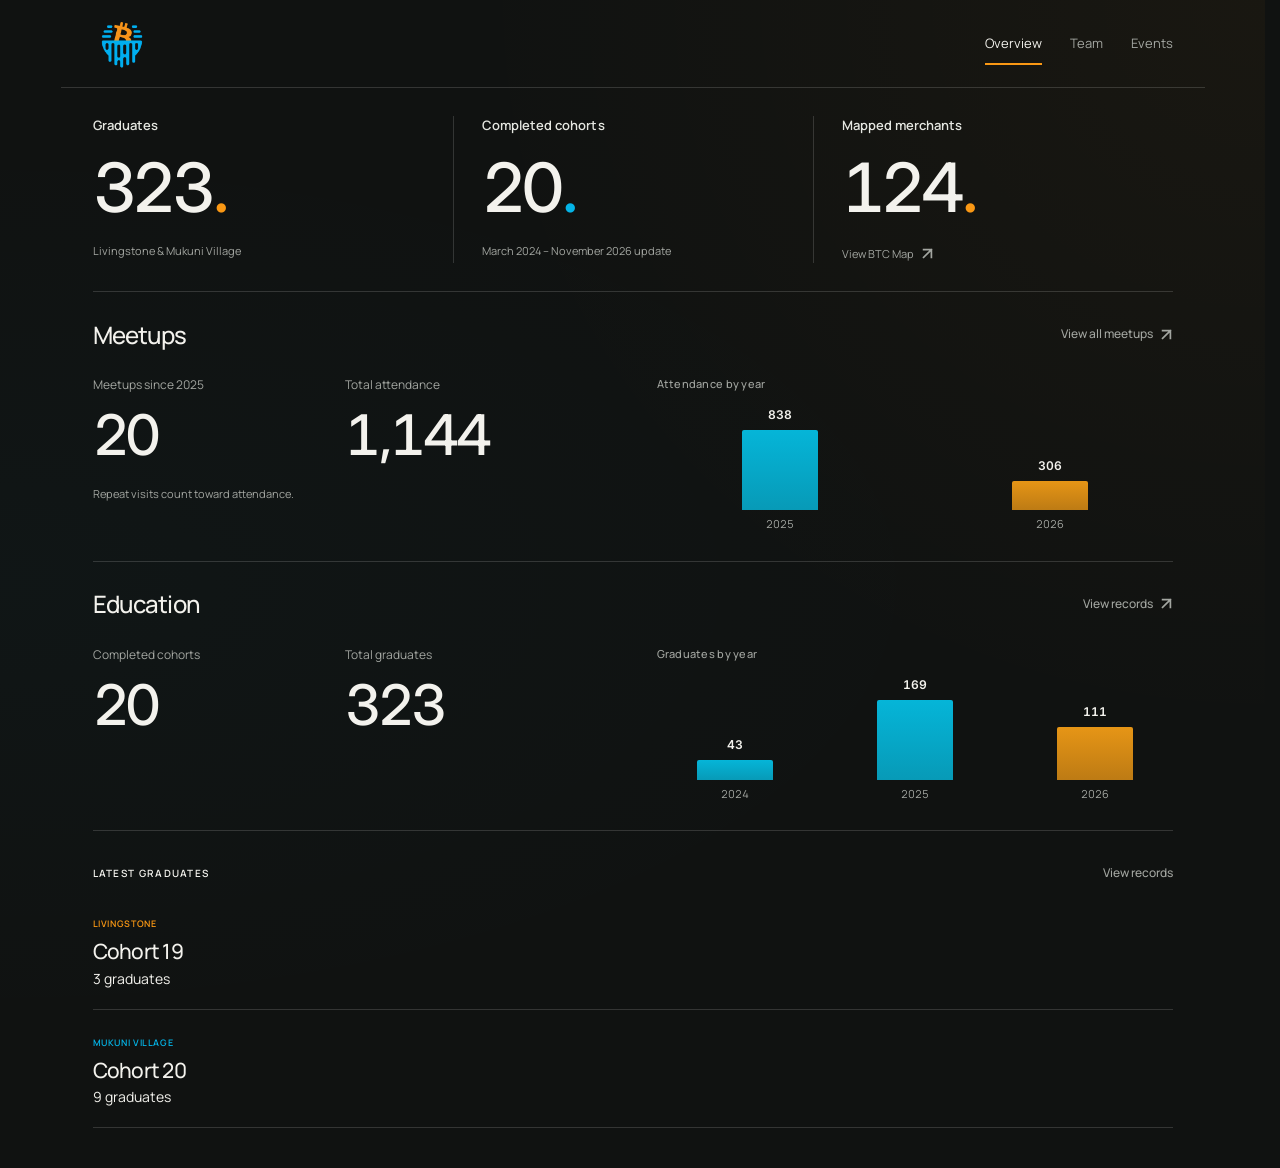
<file: index.html>
<!doctype html><html lang="en"><head><meta charset="utf-8"><meta name="viewport" content="width=device-width, initial-scale=1"><meta name="theme-color" content="#101010"><meta name="description" content="Bitcoin Victoria Falls community data, education and upcoming events in Zambia."><title>Overview · Bitcoin Victoria Falls</title><link rel="icon" href="assets/symbol.png"><link rel="preconnect" href="https://fonts.googleapis.com"><link rel="preconnect" href="https://fonts.gstatic.com" crossorigin><link href="https://fonts.googleapis.com/css2?family=Inter:wght@400;500;600&family=Manrope:wght@400;500;600;700&display=swap" rel="stylesheet"><link rel="stylesheet" href="styles.css?v=20261011-chart-caption-1"><script src="app.js?v=20261110-cohorts-20" defer></script></head><body data-page="0"><a class="skip" href="#main">Skip to content</a><header class="shell header"><a class="brand" href="./"><img src="assets/symbol.png" alt="Bitcoin Victoria Falls"></a><nav aria-label="Main"><a aria-current="page" href="./">Overview</a><a href="team.html">Team</a><a  href="events.html">Events</a></nav></header><main id="main" class="shell"><section class="metrics" aria-label="Community in numbers"><article><span class="metric-label">Graduates</span><strong>323<span class="orange">.</span></strong><small>Livingstone & Mukuni Village</small></article><article><span class="metric-label">Completed cohorts</span><strong>20<span class="cyan">.</span></strong><small>March 2024 – November 2026 update</small></article><article><span class="metric-label">Mapped merchants</span><strong>124<span class="orange">.</span></strong><a href="https://btcmap.org/community/bitcoin-victoria-falls/merchants" target="_blank" rel="noopener">View BTC Map <svg class="link-arrow" viewBox="0 0 20 20" fill="none" stroke="currentColor" stroke-width="2.6" stroke-linecap="square" stroke-linejoin="miter" aria-hidden="true" focusable="false"><path d="M4 16 16 4M4 4h12v12"/></svg></a></article></section><section class="overview-meetups" aria-labelledby="meetup-heading"><div class="section-heading"><h2 id="meetup-heading">Meetups</h2><a href="meetups.html">View all meetups <svg class="link-arrow" viewBox="0 0 20 20" fill="none" stroke="currentColor" stroke-width="2.6" stroke-linecap="square" stroke-linejoin="miter" aria-hidden="true" focusable="false"><path d="M4 16 16 4M4 4h12v12"/></svg></a></div><div class="data-summary meetup-summary"><div class="meetup-figures"><div><span>Meetups since 2025</span><strong>20</strong></div><div><span>Total attendance</span><strong>1,144</strong></div><p class="attendance-note"><span>Repeat visits count toward attendance.</span></p></div><div class="attendance-chart"><h3>Attendance by year</h3><div class="chart" aria-label="Attendance by year"><div class="bar"><b>838</b><i style="height:80px"></i><span>2025</span></div><div class="bar"><b>306</b><i style="height:29px"></i><span>2026</span></div></div></div></div></section><section class="overview-education" aria-labelledby="education-heading"><div class="section-heading"><h2 id="education-heading">Education</h2><a href="data.html#education">View records <svg class="link-arrow" viewBox="0 0 20 20" fill="none" stroke="currentColor" stroke-width="2.6" stroke-linecap="square" stroke-linejoin="miter" aria-hidden="true" focusable="false"><path d="M4 16 16 4M4 4h12v12"/></svg></a></div><div class="data-summary meetup-summary"><div class="meetup-figures"><div><span>Completed cohorts</span><strong>20</strong></div><div><span>Total graduates</span><strong>323</strong></div></div><div class="attendance-chart"><h3>Graduates by year</h3><div class="chart" aria-label="Graduates by year"><div class="bar"><b>43</b><i style="height:20px"></i><span>2024</span></div><div class="bar"><b>169</b><i style="height:80px"></i><span>2025</span></div><div class="bar"><b>111</b><i style="height:53px"></i><span>2026</span></div></div></div></div></section><section class="next"><div class="section-heading"><p class="eyebrow">Latest graduates</p><a href="data.html#education">View records</a></div><article class="event-row"><div><small class="orange">LIVINGSTONE</small><h2>Cohort 19</h2><p>3 graduates</p></div></article><article class="event-row"><div><small class="cyan">MUKUNI VILLAGE</small><h2>Cohort 20</h2><p>9 graduates</p></div></article></section></main></body></html>
</file>
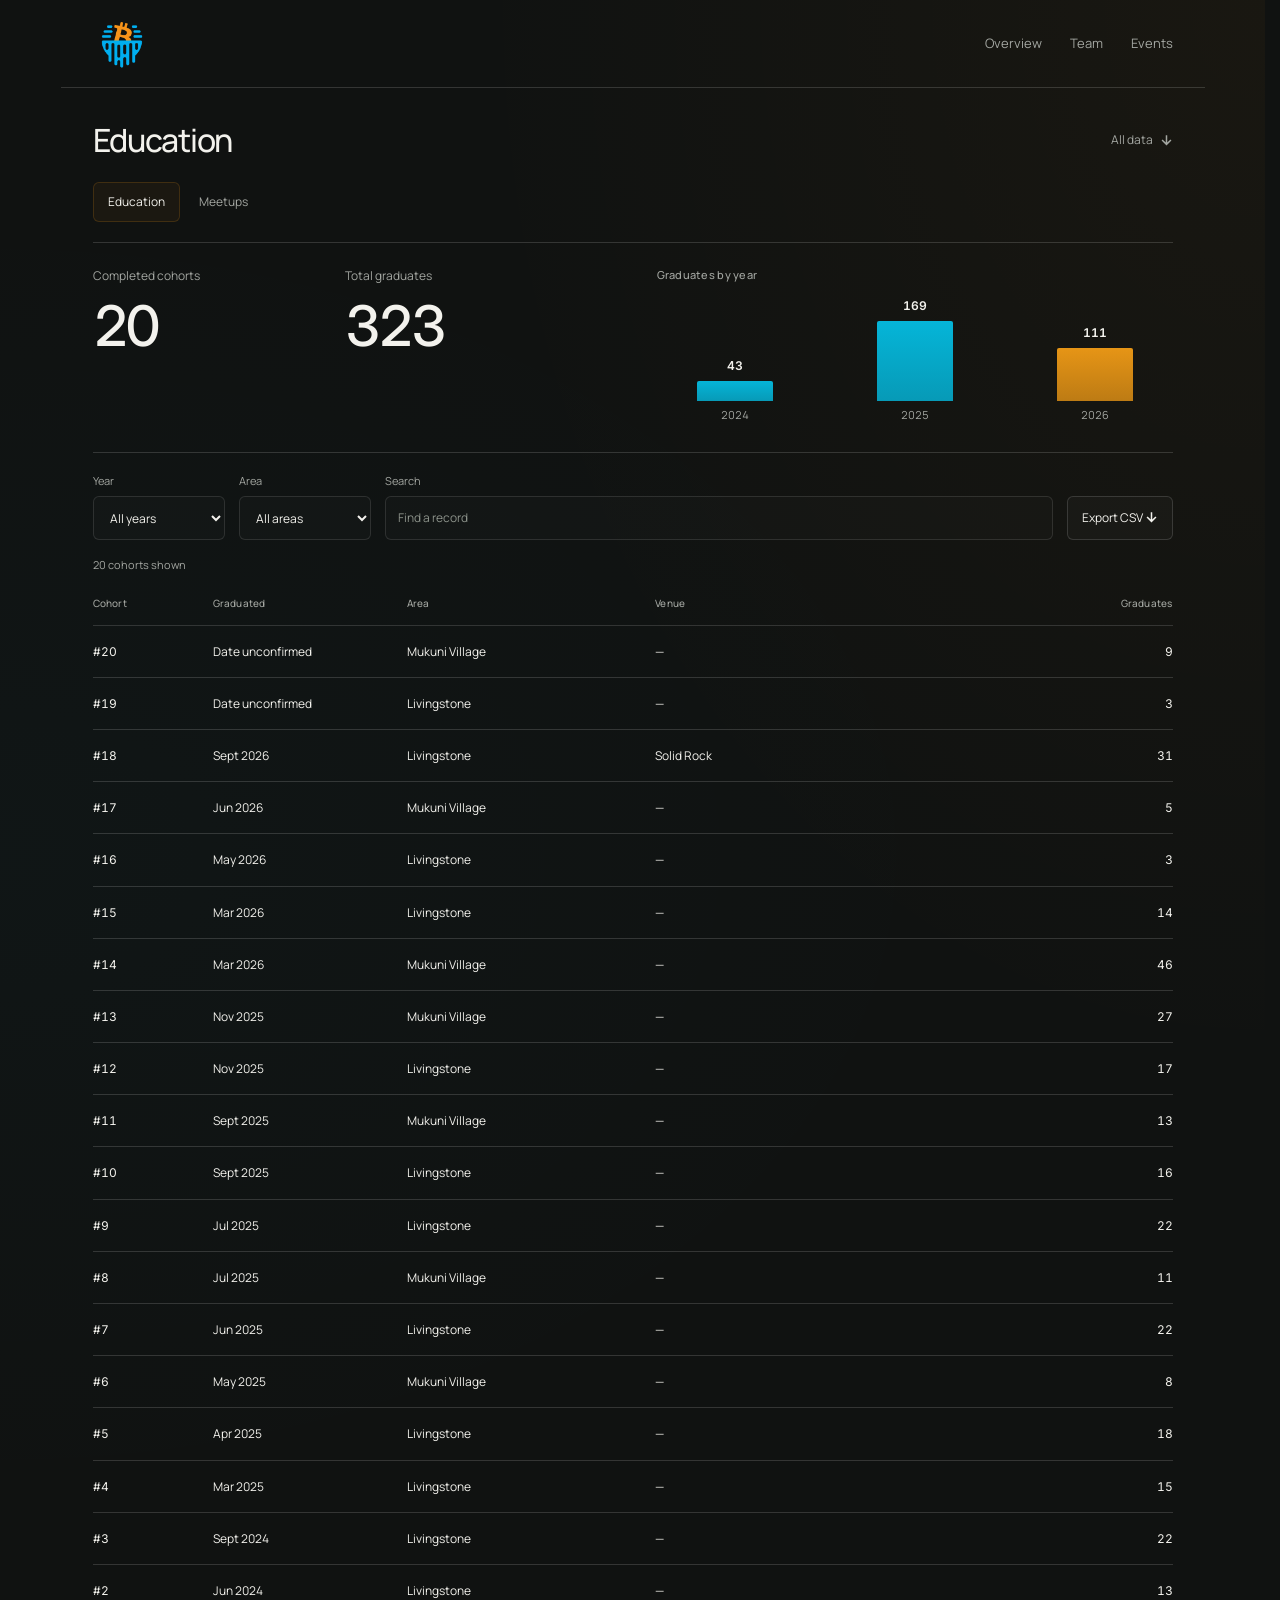
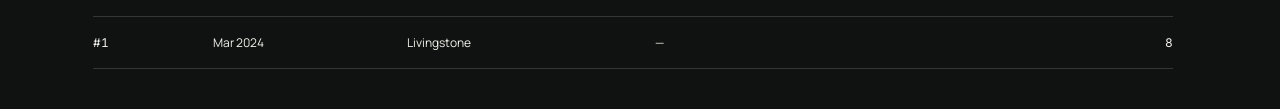
<file: data.html>
<!doctype html><html lang="en"><head><meta charset="utf-8"><meta name="viewport" content="width=device-width, initial-scale=1"><meta name="theme-color" content="#101010"><meta name="description" content="Bitcoin Victoria Falls community data, education and upcoming events in Zambia."><title>Education · Bitcoin Victoria Falls</title><link rel="icon" href="assets/symbol.png"><link rel="preconnect" href="https://fonts.googleapis.com"><link rel="preconnect" href="https://fonts.gstatic.com" crossorigin><link href="https://fonts.googleapis.com/css2?family=Inter:wght@400;500;600&family=Manrope:wght@400;500;600;700&display=swap" rel="stylesheet"><link rel="stylesheet" href="styles.css?v=20261011-chart-caption-1"><script src="app.js?v=20261110-cohorts-20" defer></script></head><body data-page="1"><a class="skip" href="#main">Skip to content</a><header class="shell header"><a class="brand" href="./"><img src="assets/symbol.png" alt="Bitcoin Victoria Falls"></a><nav aria-label="Main"><a  href="./">Overview</a><a href="team.html">Team</a><a  href="events.html">Events</a></nav></header><main id="main" class="shell"><section class="records"><div class="records-header"><h1 class="records-title" id="records-title">Education</h1><a href="data.json" download>All data <svg class="link-arrow" viewBox="0 0 20 20" fill="none" stroke="currentColor" stroke-width="2.3" stroke-linecap="square" stroke-linejoin="miter" aria-hidden="true" focusable="false"><path d="M10 3v12M4 10l6 6 6-6"/></svg></a></div><div class="data-tabs" role="group" aria-label="Dataset"><button id="education" aria-pressed="true">Education</button><button id="meetups" aria-pressed="false">Meetups</button></div><div class="data-summary"><div class="meetup-figures"><div><span id="record-count-label">Completed cohorts</span><strong id="record-count">20</strong></div><div><span id="total-label">Total graduates</span><strong id="record-total">323</strong></div><p class="attendance-note" id="attendance-note" hidden><span>Repeat visits count toward attendance.</span></p></div><div class="attendance-chart"><h3 id="chart-title">Graduates by year</h3><div class="chart" id="chart" aria-label="Graduates by year"></div></div></div><div class="filters"><label>Year<select id="year"><option value="">All years</option><option>2024</option><option>2025</option><option>2026</option></select></label><label id="area-label">Area<select id="area"><option value="">All areas</option><option>Livingstone</option><option>Mukuni Village</option></select></label><label class="search">Search<input id="search" type="search" placeholder="Find a record"></label><button id="export">Export CSV <svg class="link-arrow" viewBox="0 0 20 20" fill="none" stroke="currentColor" stroke-width="2.3" stroke-linecap="square" stroke-linejoin="miter" aria-hidden="true" focusable="false"><path d="M10 3v12M4 10l6 6 6-6"/></svg></button></div><p id="result-count" class="small" aria-live="polite"></p><div class="table-wrap"><table><thead id="table-head"></thead><tbody id="table-body"></tbody></table></div><p id="load-status" role="status"></p></section></main></body></html>
</file>
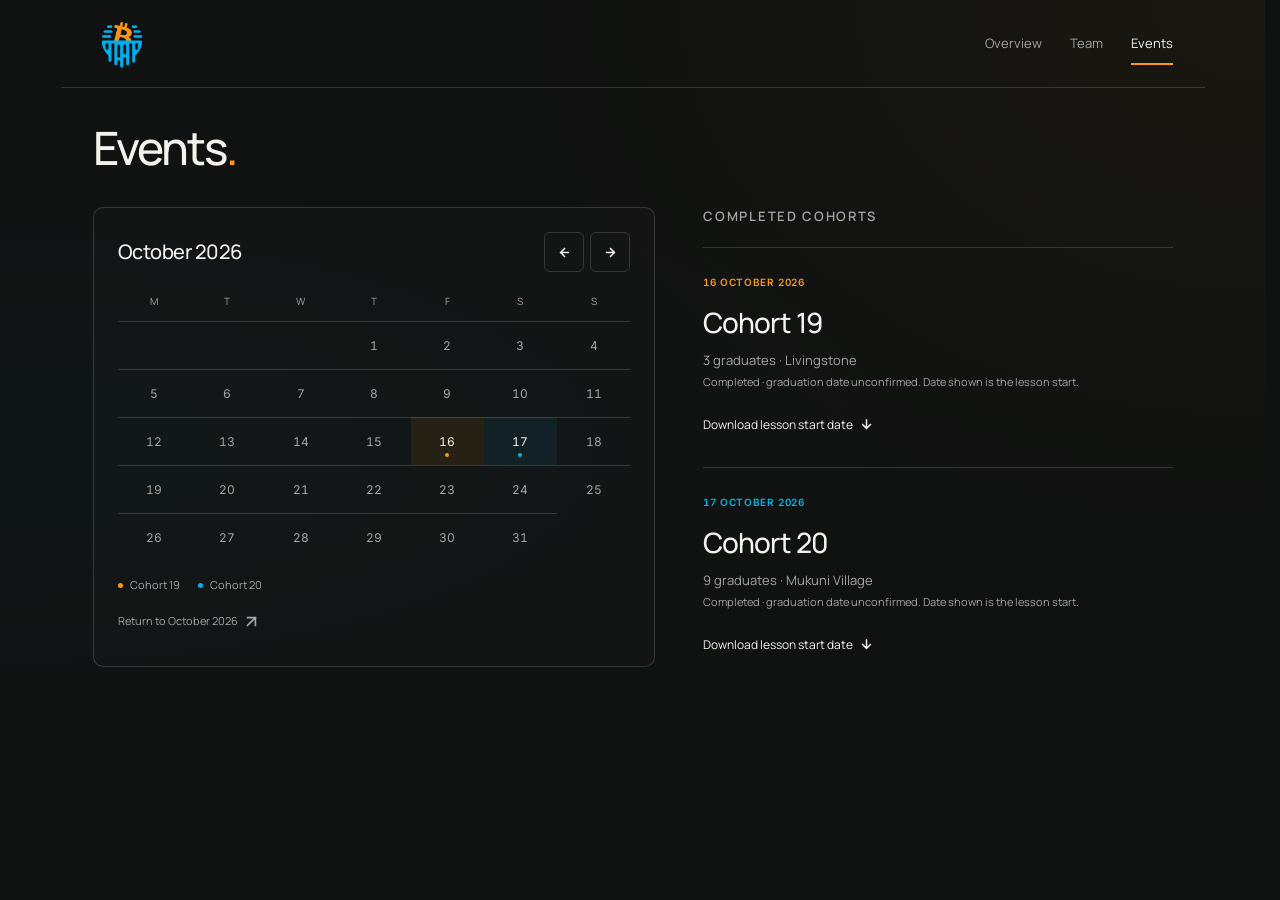
<file: events.html>
<!doctype html><html lang="en"><head><meta charset="utf-8"><meta name="viewport" content="width=device-width, initial-scale=1"><meta name="theme-color" content="#101010"><meta name="description" content="Bitcoin Victoria Falls community data, education and upcoming events in Zambia."><title>Events · Bitcoin Victoria Falls</title><link rel="icon" href="assets/symbol.png"><link rel="preconnect" href="https://fonts.googleapis.com"><link rel="preconnect" href="https://fonts.gstatic.com" crossorigin><link href="https://fonts.googleapis.com/css2?family=Inter:wght@400;500;600&family=Manrope:wght@400;500;600;700&display=swap" rel="stylesheet"><link rel="stylesheet" href="styles.css?v=20261011-chart-caption-1"><script src="app.js?v=20261110-cohorts-20" defer></script></head><body data-page="2"><a class="skip" href="#main">Skip to content</a><header class="shell header"><a class="brand" href="./"><img src="assets/symbol.png" alt="Bitcoin Victoria Falls"></a><nav aria-label="Main"><a  href="./">Overview</a><a href="team.html">Team</a><a aria-current="page" href="events.html">Events</a></nav></header><main id="main" class="shell"><section class="page-heading"><h1>Events<span class="orange">.</span></h1></section><section class="calendar-layout"><div class="calendar-panel"><div class="calendar-heading"><h2 id="month-title" aria-live="polite">October 2026</h2><div><button id="prev" aria-label="Previous month"><svg class="link-arrow" viewBox="0 0 20 20" fill="none" stroke="currentColor" stroke-width="2.3" stroke-linecap="square" stroke-linejoin="miter" aria-hidden="true" focusable="false"><path d="M16 10H4m6-6-6 6 6 6"/></svg></button><button id="next" aria-label="Next month"><svg class="link-arrow" viewBox="0 0 20 20" fill="none" stroke="currentColor" stroke-width="2.3" stroke-linecap="square" stroke-linejoin="miter" aria-hidden="true" focusable="false"><path d="M4 10h12m-6-6 6 6-6 6"/></svg></button></div></div><div class="weekdays" aria-hidden="true"><span>M</span><span>T</span><span>W</span><span>T</span><span>F</span><span>S</span><span>S</span></div><div class="calendar" id="calendar" aria-label="October 2026 calendar"></div><div class="calendar-legend"><span><i aria-hidden="true"></i>Cohort 19</span><span><i aria-hidden="true"></i>Cohort 20</span></div><button class="reset-month" id="reset-month">Return to October 2026 <svg class="link-arrow" viewBox="0 0 20 20" fill="none" stroke="currentColor" stroke-width="2.6" stroke-linecap="square" stroke-linejoin="miter" aria-hidden="true" focusable="false"><path d="M4 16 16 4M4 4h12v12"/></svg></button></div><div class="agenda"><p class="eyebrow">Completed cohorts</p><article id="cohort-19"><span class="event-date orange">16 OCTOBER 2026</span><h2>Cohort 19</h2><p>3 graduates · Livingstone</p><small>Completed · graduation date unconfirmed. Date shown is the lesson start.</small><a href="cohort-19.ics" download>Download lesson start date <svg class="link-arrow" viewBox="0 0 20 20" fill="none" stroke="currentColor" stroke-width="2.3" stroke-linecap="square" stroke-linejoin="miter" aria-hidden="true" focusable="false"><path d="M10 3v12M4 10l6 6 6-6"/></svg></a></article><article id="cohort-20"><span class="event-date cyan">17 OCTOBER 2026</span><h2>Cohort 20</h2><p>9 graduates · Mukuni Village</p><small>Completed · graduation date unconfirmed. Date shown is the lesson start.</small><a href="cohort-20.ics" download>Download lesson start date <svg class="link-arrow" viewBox="0 0 20 20" fill="none" stroke="currentColor" stroke-width="2.3" stroke-linecap="square" stroke-linejoin="miter" aria-hidden="true" focusable="false"><path d="M10 3v12M4 10l6 6 6-6"/></svg></a></article></div></section></main></body></html>
</file>
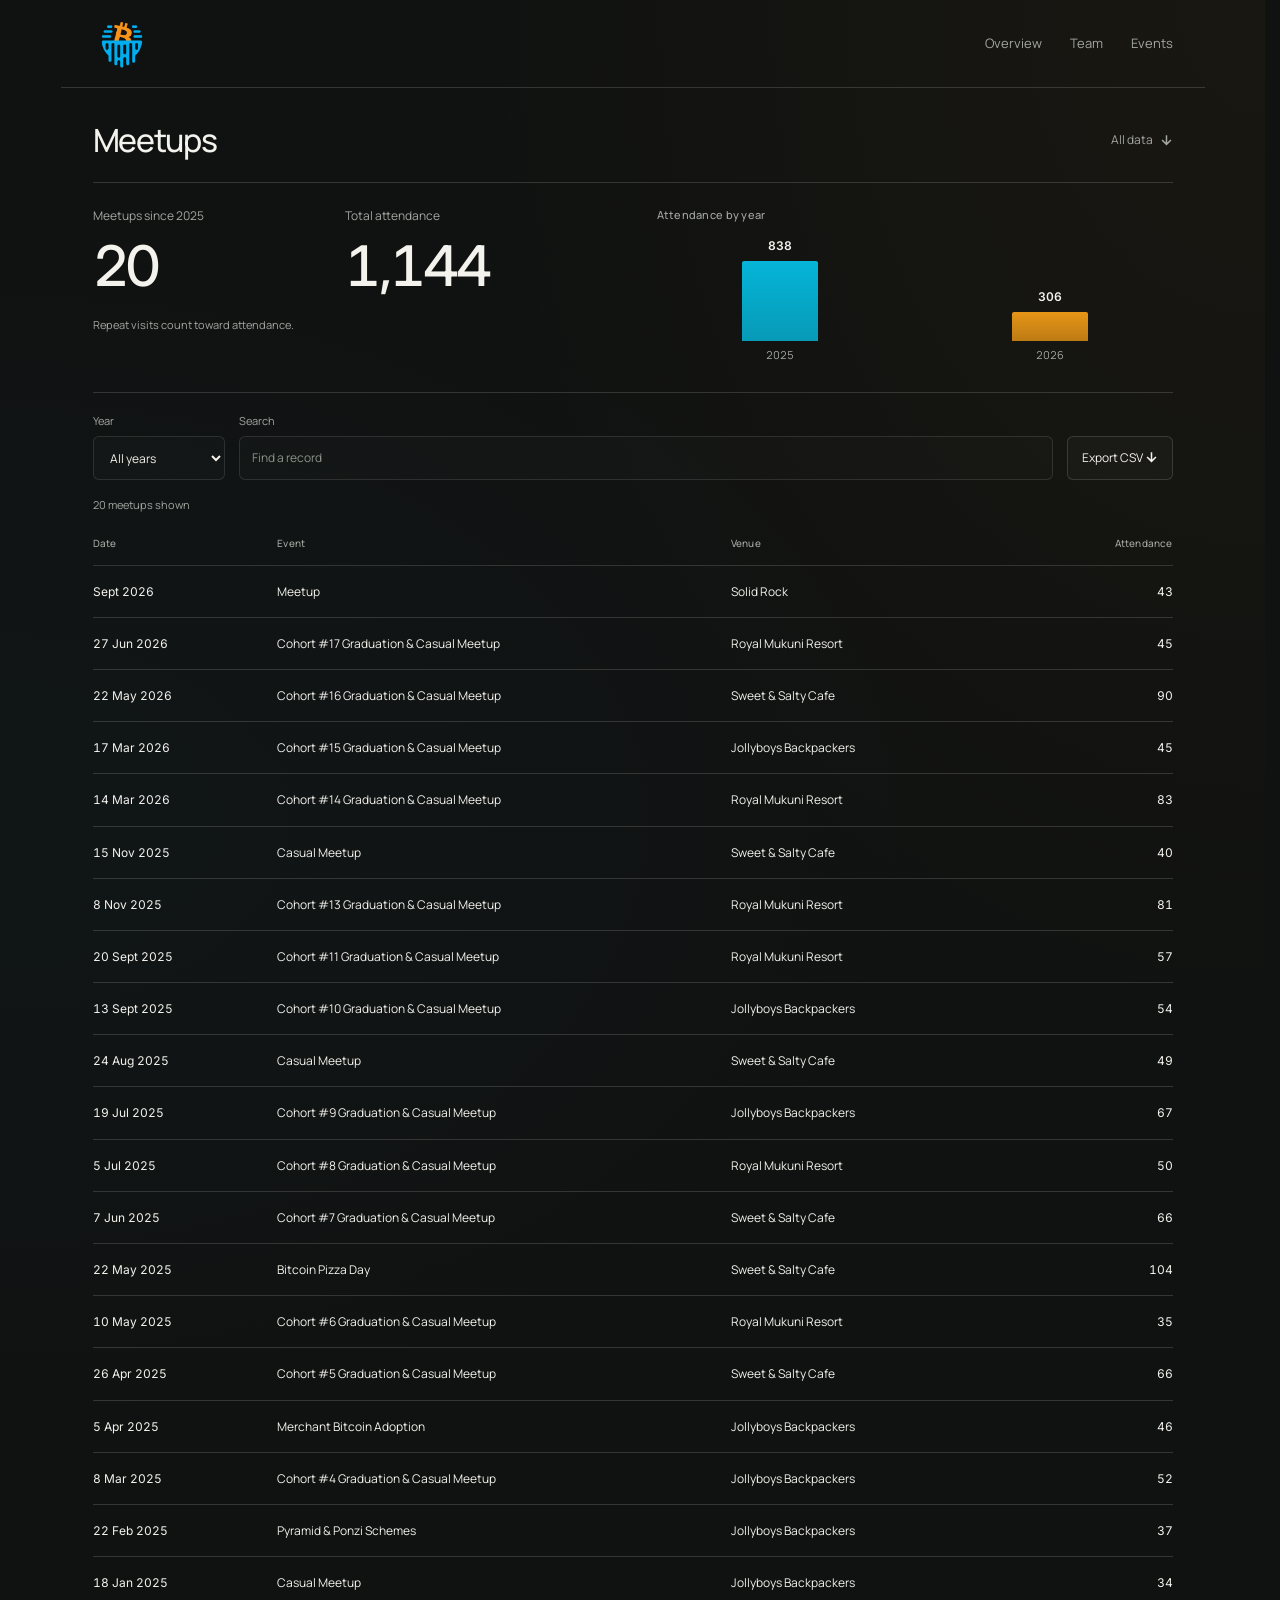
<file: meetups.html>
<!doctype html><html lang="en"><head><meta charset="utf-8"><meta name="viewport" content="width=device-width, initial-scale=1"><meta name="theme-color" content="#101010"><meta name="description" content="Bitcoin Victoria Falls community data, education and upcoming events in Zambia."><title>Meetups · Bitcoin Victoria Falls</title><link rel="icon" href="assets/symbol.png"><link rel="preconnect" href="https://fonts.googleapis.com"><link rel="preconnect" href="https://fonts.gstatic.com" crossorigin><link href="https://fonts.googleapis.com/css2?family=Inter:wght@400;500;600&family=Manrope:wght@400;500;600;700&display=swap" rel="stylesheet"><link rel="stylesheet" href="styles.css?v=20261011-chart-caption-1"><script src="app.js?v=20261110-cohorts-20" defer></script></head><body data-page="1" data-dataset="meetups"><a class="skip" href="#main">Skip to content</a><header class="shell header"><a class="brand" href="./"><img src="assets/symbol.png" alt="Bitcoin Victoria Falls"></a><nav aria-label="Main"><a  href="./">Overview</a><a href="team.html">Team</a><a  href="events.html">Events</a></nav></header><main id="main" class="shell"><section class="records"><div class="records-header"><h1 class="records-title">Meetups</h1><a href="data.json" download>All data <svg class="link-arrow" viewBox="0 0 20 20" fill="none" stroke="currentColor" stroke-width="2.3" stroke-linecap="square" stroke-linejoin="miter" aria-hidden="true" focusable="false"><path d="M10 3v12M4 10l6 6 6-6"/></svg></a></div><div class="data-summary meetup-summary"><div class="meetup-figures"><div><span>Meetups since 2025</span><strong id="meetup-count">20</strong></div><div><span id="total-label">Total attendance</span><strong id="record-total">1,144</strong></div><p class="attendance-note"><span>Repeat visits count toward attendance.</span></p></div><div class="attendance-chart"><h3>Attendance by year</h3><div class="chart" id="chart" aria-label="Attendance by year"></div></div></div><div class="filters"><label>Year<select id="year"><option value="">All years</option><option>2025</option><option>2026</option></select></label><label id="area-label" hidden>Area<select id="area"><option value="">All areas</option><option>Livingstone</option><option>Mukuni Village</option></select></label><label class="search">Search<input id="search" type="search" placeholder="Find a record"></label><button id="export">Export CSV <svg class="link-arrow" viewBox="0 0 20 20" fill="none" stroke="currentColor" stroke-width="2.3" stroke-linecap="square" stroke-linejoin="miter" aria-hidden="true" focusable="false"><path d="M10 3v12M4 10l6 6 6-6"/></svg></button></div><p id="result-count" class="small" aria-live="polite"></p><div class="table-wrap"><table><thead id="table-head"></thead><tbody id="table-body"></tbody></table></div><p id="load-status" role="status"></p></section></main></body></html>
</file>
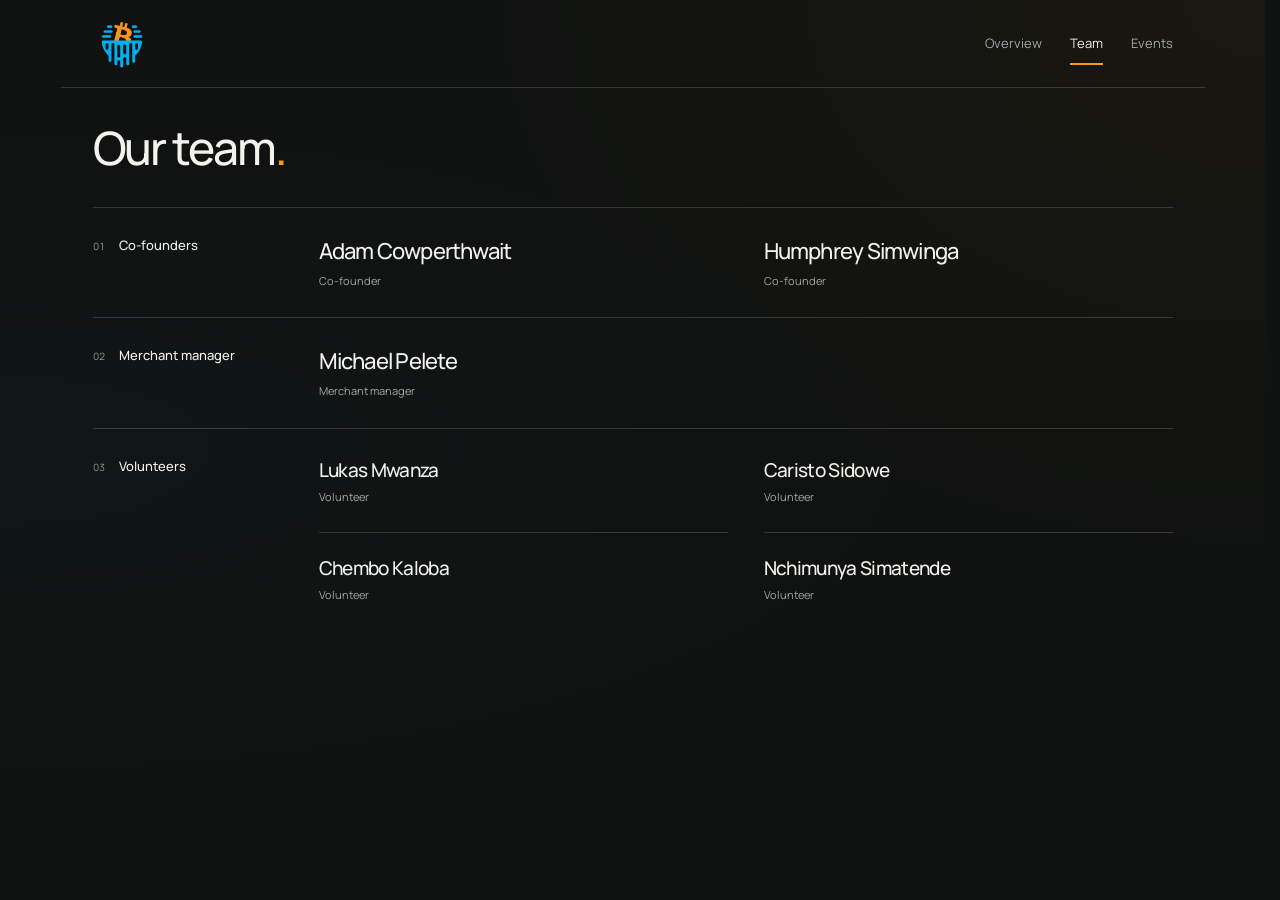
<file: team.html>
<!doctype html><html lang="en"><head><meta charset="utf-8"><meta name="viewport" content="width=device-width, initial-scale=1"><meta name="theme-color" content="#101010"><meta name="description" content="Meet the co-founders, merchant manager and volunteers behind Bitcoin Victoria Falls in Zambia."><title>Team · Bitcoin Victoria Falls</title><link rel="icon" href="assets/symbol.png"><link rel="preconnect" href="https://fonts.googleapis.com"><link rel="preconnect" href="https://fonts.gstatic.com" crossorigin><link href="https://fonts.googleapis.com/css2?family=Inter:wght@400;500;600&family=Manrope:wght@400;500;600;700&display=swap" rel="stylesheet"><link rel="stylesheet" href="styles.css?v=20261011-chart-caption-1"><script src="app.js?v=20261110-cohorts-20" defer></script></head><body data-page="3"><a class="skip" href="#main">Skip to content</a><header class="shell header"><a class="brand" href="./"><img src="assets/symbol.png" alt="Bitcoin Victoria Falls"></a><nav aria-label="Main"><a href="./">Overview</a><a aria-current="page" href="team.html">Team</a><a  href="events.html">Events</a></nav></header><main id="main" class="shell team-main"><section class="team-intro"><h1>Our team<span class="orange">.</span></h1></section><section class="team-group" aria-labelledby="founders-heading"><div class="team-group-heading"><span class="team-index">01</span><h2 id="founders-heading">Co-founders</h2></div><div class="founder-grid"><article class="team-person"><h3>Adam Cowperthwait</h3><p>Co-founder</p></article><article class="team-person"><h3>Humphrey Simwinga</h3><p>Co-founder</p></article></div></section><section class="team-group manager-group" aria-labelledby="manager-heading"><div class="team-group-heading"><span class="team-index">02</span><h2 id="manager-heading">Merchant manager</h2></div><article class="team-person manager-person"><div><h3>Michael Pelete</h3><p>Merchant manager</p></div></article></section><section class="team-group volunteer-group" aria-labelledby="volunteers-heading"><div class="team-group-heading"><span class="team-index">03</span><h2 id="volunteers-heading">Volunteers</h2></div><div class="volunteer-grid"><article class="team-person"><h3>Lukas Mwanza</h3><p>Volunteer</p></article><article class="team-person"><h3>Caristo Sidowe</h3><p>Volunteer</p></article><article class="team-person"><h3>Chembo Kaloba</h3><p>Volunteer</p></article><article class="team-person"><h3>Nchimunya Simatende</h3><p>Volunteer</p></article></div></section></main></body></html>
</file>
<file: styles.css>
/* Bitcoin Victoria Falls — shared layout and type system. */
:root {
  color-scheme: dark;
  --bg: #101211;
  --fg: #f3f2ed;
  --muted: #a3a6a1;
  --line: #ffffff26;
  --orange: #fa9814;
  --cyan: #04b4e7;
  --surface: #ffffff03;
}
* { box-sizing: border-box; }
html { scrollbar-gutter: stable; }
body {
  min-height: 100vh;
  min-height: 100svh;
  margin: 0;
  background: var(--bg);
  background-image: radial-gradient(ellipse at 100% 0%, #fa98140a, transparent 45%), radial-gradient(ellipse at 0% 50%, #04b4e706, transparent 55%);
  color: var(--fg);
  font: 14px/1.5 Manrope, Arial, sans-serif;
  -webkit-font-smoothing: antialiased;
}
a { color: inherit; text-decoration: none; }
button, input, select { font: inherit; }
button { cursor: pointer; }
a, button, input, select { -webkit-tap-highlight-color: transparent; }
:focus-visible { outline: 2px solid var(--cyan); outline-offset: 5px; }
[hidden] { display: none !important; }
h1, h2, h3, p { margin: 0; }
h1, h2, h3 { font-weight: 500; }
.orange { color: var(--orange); }
.cyan { color: var(--cyan); }
.shell { width: min(100%, 1144px); margin-inline: auto; padding-inline: 32px; }
main.shell { padding-bottom: 40px; }
.header { height: 88px; display: flex; align-items: center; justify-content: space-between; border-bottom: 1px solid var(--line); }
.brand { display: inline-flex; align-items: center; flex-shrink: 0; }
.brand img { display: block; width: 58px; height: 64px; object-fit: contain; }
nav { display: flex; gap: 28px; }
nav a { display: flex; align-items: center; min-height: 44px; position: relative; color: var(--muted); font-size: 13px; }
nav a[aria-current] { color: var(--fg); }
nav a[aria-current]::after { content: ''; position: absolute; left: 0; right: 0; bottom: 1px; height: 2px; background: var(--orange); }
.skip { position: fixed; left: 20px; top: -80px; z-index: 10; padding: 10px 16px; background: var(--bg); border: 1px solid var(--cyan); }
.skip:focus { top: 12px; }
.link-arrow { width: 13px; height: 13px; flex-shrink: 0; vertical-align: -2px; }
.section-heading a, .metrics a, .records-header a, .data-tabs a, .reset-month, .agenda a { display: inline-flex; align-items: center; gap: 7px; }
.section-heading a, .metrics a, .records-header a, .data-tabs a { font-size: 12px; color: var(--muted); }
.section-heading a { min-height: 36px; }
.page-heading, .team-intro { padding: 32px 0; }
.page-heading h1, .team-intro h1 { font-size: clamp(32px, 4vw, 46px); letter-spacing: -.045em; line-height: 1.2; }
/* Overview */
.metrics { display: grid; grid-template-columns: repeat(3, minmax(0, 1fr)); padding: 28px 0; border-bottom: 1px solid var(--line); }
.metrics article { padding: 0 28px; border-left: 1px solid var(--line); min-width: 0; }
.metrics article:first-child { padding-left: 0; border: 0; }
.metrics article:last-child { padding-right: 0; }
.metric-label { display: block; font-size: 13px; font-weight: 600; letter-spacing: .005em; color: #e5e7e1; }
.metrics strong { display: block; font-weight: 500; font-size: clamp(48px, 5.4vw, 68px); line-height: 1.25; letter-spacing: -.06em; margin: 9px 0 12px; font-variant-numeric: tabular-nums; }
.metrics small, .metrics a { font-size: 11px; line-height: 1.7; }
.metrics small { display: block; color: var(--muted); }
.overview-meetups, .overview-education { padding-top: 24px; border-bottom: 1px solid var(--line); }
.section-heading { display: flex; align-items: center; justify-content: space-between; gap: 20px; }
.section-heading h2 { font-size: 24px; letter-spacing: -.035em; line-height: 1.3; }
.data-summary { display: grid; grid-template-columns: 1fr 1fr; align-items: start; gap: 48px; padding: 24px 0 28px; }
.meetup-figures { display: grid; grid-template-columns: 1fr 1.15fr; gap: 14px 24px; min-width: 0; }
.meetup-figures > div { min-width: 0; }
.data-summary span { display: block; color: var(--muted); font-size: 12px; }
.data-summary strong { display: block; font-size: clamp(40px, 4.6vw, 56px); font-weight: 500; letter-spacing: -.055em; line-height: 1.2; font-variant-numeric: tabular-nums; margin-top: 8px; }
.attendance-note { grid-column: 1 / -1; color: var(--muted); font-size: 11px; line-height: 1.7; margin-top: 2px; max-width: 350px; }
.attendance-note span { font-size: inherit; }
.attendance-chart { min-width: 0; }
.attendance-chart h3 { color: var(--muted); font-size: 11px; line-height: 1.5; letter-spacing: .025em; margin-bottom: 10px; }
.chart { height: 130px; display: flex; align-items: flex-end; gap: 24px; }
.bar { flex: 1; min-width: 0; display: flex; flex-direction: column; align-items: center; gap: 6px; font-size: 12px; font-variant-numeric: tabular-nums; }
.bar b { font-weight: 600; }
.bar i { display: block; width: 100%; max-width: 76px; min-height: 2px; background: linear-gradient(0deg, #079ab7, #05b5d8); border-radius: 2px 2px 0 0; }
.bar:last-child i { background: linear-gradient(0deg, #bd7b14, #e69516); }
.bar span { font-size: 11px; }
.next { padding-top: 24px; }
.eyebrow { font-size: 10px; font-weight: 600; text-transform: uppercase; letter-spacing: .13em; }
.event-row { display: flex; align-items: center; gap: 28px; min-height: 96px; padding: 20px 0; border-bottom: 1px solid var(--line); }
.event-row time { display: flex; align-items: center; gap: 12px; width: 120px; flex-shrink: 0; }
.event-row time b { font-weight: 500; font-size: 34px; letter-spacing: -.055em; }
.event-row time span { color: var(--muted); font-size: 10px; max-width: 36px; }
.event-row small { font-size: 9px; font-weight: 600; letter-spacing: .07em; }
.event-row h2 { font-size: 21px; letter-spacing: -.035em; margin-top: 4px; }
.arrow { display: flex; align-items: center; margin-left: auto; }
.arrow .link-arrow { width: 21px; height: 21px; }
/* Education and meetup records */
.records { padding-top: 30px; }
.records-header { display: flex; align-items: center; justify-content: space-between; gap: 20px; padding-bottom: 20px; }
.records-title { font-size: 32px; line-height: 1.2; letter-spacing: -.04em; }
.records-header a { min-height: 44px; }
.data-tabs { display: flex; align-items: center; gap: 4px; padding-bottom: 20px; border-bottom: 1px solid var(--line); }
.data-tabs button { background: transparent; color: var(--muted); border: 1px solid transparent; border-radius: 6px; min-height: 40px; padding: 8px 14px; font-size: 12px; }
.data-tabs button[aria-pressed=true] { color: var(--fg); border-color: #fa98142b; background: #fa98140c; }
.records-header + .data-summary { border-top: 1px solid var(--line); }
.records .data-summary { padding-top: 24px; }
.filters { display: flex; align-items: end; gap: 14px; border-top: 1px solid var(--line); padding-top: 20px; }
.filters label { display: flex; flex-direction: column; gap: 7px; font-size: 11px; color: var(--muted); }
.filters .search { flex: 1; min-width: 0; }
input, select { min-width: 132px; min-height: 44px; border: 1px solid #ffffff1c; border-radius: 6px; background: #ffffff04; color: var(--fg); padding: 10px 12px; font-size: 12px; }
select option { background: var(--bg); }
input::placeholder { color: #8c928a; }
.filters button { min-height: 44px; border: 1px solid #ffffff24; border-radius: 6px; background: #ffffff06; color: var(--fg); padding: 10px 14px; white-space: nowrap; font-size: 12px; }
.small { font-size: 11px; color: var(--muted); line-height: 1.6; }
#result-count { padding: 16px 0 8px; }
.table-wrap { overflow-x: auto; }
table { border-collapse: collapse; width: 100%; font-size: 12px; table-layout: fixed; }
th { text-align: left; color: var(--muted); font-weight: 500; font-size: 10px; letter-spacing: .02em; padding: 14px 12px; border-bottom: 1px solid #ffffff24; }
td { padding: 16px 12px; line-height: 1.6; vertical-align: top; border-bottom: 1px solid var(--line); overflow-wrap: anywhere; }
th:first-child, td:first-child { padding-left: 0; }
th:last-child, td:last-child { padding-right: 0; text-align: right; font-variant-numeric: tabular-nums; }
body:has(#education[aria-pressed=true]) th:nth-child(1) { width: 10%; }
body:has(#education[aria-pressed=true]) th:nth-child(2) { width: 18%; }
body:has(#education[aria-pressed=true]) th:nth-child(3) { width: 23%; }
body:has(#education[aria-pressed=true]) th:nth-child(4) { width: 35%; }
body:has(#education[aria-pressed=true]) th:nth-child(5) { width: 14%; }
body:is([data-dataset=meetups], :has(#meetups[aria-pressed=true])) th:nth-child(1) { width: 16%; }
body:is([data-dataset=meetups], :has(#meetups[aria-pressed=true])) th:nth-child(2) { width: 42%; }
body:is([data-dataset=meetups], :has(#meetups[aria-pressed=true])) th:nth-child(3) { width: 28%; }
body:is([data-dataset=meetups], :has(#meetups[aria-pressed=true])) th:nth-child(4) { width: 14%; }
#load-status:not(:empty) { font-size: 12px; padding-top: 16px; color: var(--muted); }
/* Team */
.team-group { display: grid; grid-template-columns: 190px minmax(0, 1fr); gap: 36px; padding: 28px 0; border-top: 1px solid var(--line); }
.team-group-heading { display: flex; align-items: baseline; gap: 14px; }
.team-index { color: #92998d; font-size: 10px; font-variant-numeric: tabular-nums; }
.team-group h2 { font-size: 13px; }
.founder-grid, .volunteer-grid { display: grid; grid-template-columns: repeat(2, minmax(0, 1fr)); gap: 26px 36px; }
.team-person { min-width: 0; }
.team-person h3 { font-size: 22px; line-height: 1.4; letter-spacing: -.035em; }
.team-person p { font-size: 11px; color: var(--muted); margin-top: 6px; }
.volunteer-grid h3 { font-size: 19px; }
.volunteer-grid .team-person:nth-child(n+3) { padding-top: 22px; border-top: 1px solid var(--line); }
/* Events */
.calendar-layout { display: grid; grid-template-columns: 1.2fr 1fr; gap: 48px; align-items: start; }
.calendar-panel { padding: 24px; border: 1px solid var(--line); border-radius: 10px; background: var(--surface); }
.calendar-heading { display: flex; justify-content: space-between; align-items: center; gap: 16px; margin-bottom: 22px; }
.calendar-heading h2 { font-size: 20px; letter-spacing: -.025em; }
.calendar-heading > div { display: flex; gap: 6px; }
.calendar-heading button { background: transparent; border: 1px solid var(--line); border-radius: 6px; color: var(--fg); width: 40px; height: 40px; display: inline-flex; align-items: center; justify-content: center; }
.weekdays, .calendar { display: grid; grid-template-columns: repeat(7, minmax(0, 1fr)); }
.weekdays { text-align: center; color: var(--muted); font-size: 10px; padding-bottom: 12px; }
.calendar > span, .calendar button { min-height: 48px; border: 0; border-top: 1px solid var(--line); color: var(--muted); background: transparent; font-size: 12px; position: relative; font-variant-numeric: tabular-nums; }
.calendar button { color: var(--fg); background: #fa981416; }
.calendar button[data-cohort='20'] { background: #04b4e713; }
.calendar button::after { content: ''; position: absolute; width: 4px; height: 4px; background: var(--orange); border-radius: 50%; bottom: 8px; left: calc(50% - 2px); }
.calendar button[data-cohort='20']::after { background: var(--cyan); }
.calendar button[aria-pressed=true] { outline: 1px solid var(--orange); outline-offset: -1px; }
.calendar-legend { display: flex; gap: 18px; padding-top: 16px; font-size: 11px; color: var(--muted); }
.calendar-legend span { display: inline-flex; align-items: center; gap: 7px; }
.calendar-legend i { width: 5px; height: 5px; background: var(--orange); border-radius: 50%; }
.calendar-legend span:last-child i { background: var(--cyan); }
.reset-month { min-height: 40px; margin-top: 8px; padding: 6px 0; background: transparent; border: 0; font-size: 11px; color: var(--muted); }
.agenda > .eyebrow { color: var(--muted); margin-bottom: 20px; }
.agenda article { border-top: 1px solid var(--line); padding: 22px 0; scroll-margin-top: 24px; }
.agenda article:target { border-color: var(--orange); }
.event-date { font-size: 10px; letter-spacing: .06em; font-weight: 600; }
.agenda h2 { font-size: 28px; letter-spacing: -.035em; margin: 10px 0 8px; }
.agenda p { font-size: 13px; color: var(--muted); }
.agenda small { display: block; font-size: 11px; color: var(--muted); margin-top: 4px; }
.agenda a { min-height: 40px; margin-top: 14px; font-size: 12px; }
@media (hover: hover) {
  a:hover, .reset-month:hover { color: var(--orange); }
  .event-row:hover .arrow { transform: translate(2px, -2px); }
  .filters button:hover, .calendar-heading button:hover { background: #ffffff0c; border-color: #ffffff40; }
  tbody tr:hover { background: #ffffff02; }
}
@media (prefers-reduced-motion: no-preference) {
  a, button { transition: color .16s ease, background .16s ease, border-color .16s ease; }
  .arrow { transition: transform .16s ease; }
}
@media (max-width: 900px) {
  .shell { padding-inline: 28px; }
  .metrics article { padding-inline: 20px; }
  .data-summary { gap: 32px; }
  .meetup-figures { gap: 12px 16px; }
  .calendar-layout { gap: 30px; grid-template-columns: 1.15fr 1fr; }
  .calendar-panel { padding: 18px; }
  .calendar-heading { gap: 8px; }
  .calendar-heading h2 { font-size: 18px; }
  .team-group { grid-template-columns: 155px minmax(0, 1fr); gap: 24px; }
  .team-person h3 { font-size: 20px; }
  .founder-grid, .volunteer-grid { column-gap: 24px; }
}
@media (max-width: 640px) {
  .shell { padding-inline: 20px; }
  main.shell { padding-bottom: 28px; }
  .header { height: 76px; }
  .brand img { width: 46px; height: 54px; }
  nav { gap: 20px; }
  nav a { font-size: 12px; }
  .metrics { grid-template-columns: 1fr; padding: 20px 0; }
  .metrics article { display: grid; grid-template-columns: minmax(0, 1fr) auto; column-gap: 16px; row-gap: 5px; align-items: center; padding: 16px 0; border-left: 0; border-top: 1px solid var(--line); }
  .metrics article:first-child { padding-top: 0; }
  .metrics article:last-child { padding-bottom: 0; }
  .metric-label { grid-column: 1; font-size: 13px; line-height: 1.5; min-height: 0; }
  .metrics strong { grid-column: 2; grid-row: 1 / 3; font-size: 38px; margin: 0; text-align: right; }
  .metrics small, .metrics a { grid-column: 1; font-size: 11px; line-height: 1.6; white-space: nowrap; }
  .metrics a { display: inline-flex; justify-self: start; }
  .metrics a svg { margin-left: 2px; width: 10px; height: 10px; }
  .overview-meetups, .overview-education { padding-top: 20px; }
  .section-heading { gap: 16px; align-items: center; }
  .section-heading h2 { font-size: 21px; }
  .section-heading a { font-size: 10px; gap: 5px; }
  .section-heading a .link-arrow { width: 11px; height: 11px; }
  .data-summary { grid-template-columns: 1fr; gap: 20px; padding: 20px 0 24px; }
  .meetup-figures { grid-template-columns: 1fr 1fr; gap: 10px 24px; }
  .meetup-figures > div + div { border-left: 1px solid var(--line); padding-left: 24px; }
  .data-summary strong { font-size: 44px; margin-top: 6px; }
  .data-summary span { font-size: 11px; }
  .attendance-note { max-width: none; font-size: 10px; line-height: 1.7; }
  .attendance-note span { font-size: inherit; }
  .attendance-chart { display: flex; flex-direction: column; }
  .attendance-chart h3 { order: 1; font-size: 10px; margin: 14px 0 0; text-align: center; }
  .chart { height: 126px; gap: 24px; }
  .bar i { max-width: 64px; }
  .bar { font-size: 11px; gap: 5px; }
  .bar span { font-size: 10px; }
  .next { padding-top: 20px; }
  .event-row { gap: 20px; min-height: 88px; padding: 17px 0; }
  .event-row time { width: 83px; gap: 9px; }
  .event-row time b { font-size: 30px; }
  .event-row time span { font-size: 9px; }
  .event-row h2 { font-size: 19px; }
  .event-row small { font-size: 8px; }
  .arrow .link-arrow { width: 18px; height: 18px; }
  .records { padding-top: 24px; }
  .records-header { padding-bottom: 12px; }
  .records-title { font-size: 28px; }
  .records-header a { font-size: 11px; }
  .data-tabs { padding-bottom: 16px; }
  .data-tabs button { min-height: 44px; }
  .filters { display: grid; grid-template-columns: 1fr 1fr; gap: 12px; padding-top: 16px; }
  .filters input, .filters select { min-width: 0; width: 100%; }
  .filters .search { grid-column: 1 / -1; }
  .filters button { grid-column: 1 / -1; }
  .filters:has(#area-label[hidden]) > label:first-child { grid-column: 1 / -1; }
  .table-wrap { overflow: visible; }
  table, tbody { display: block; width: 100%; }
  thead { position: absolute; width: 1px; height: 1px; overflow: hidden; clip-path: inset(50%); }
  tbody tr { display: grid; grid-template-columns: minmax(0, 1fr) auto; column-gap: 20px; row-gap: 8px; padding: 16px 0; border-bottom: 1px solid var(--line); }
  tbody tr:first-child { border-top: 1px solid var(--line); }
  td { display: grid; grid-template-columns: 65px minmax(0, 1fr); gap: 12px; grid-column: 1 / -1; padding: 0 !important; border: 0; font-size: 12px; }
  td::before { content: attr(data-label); font-size: 10px; color: var(--muted); }
  td:first-child { display: block; grid-column: 1; grid-row: 1; font-size: 13px; }
  td:first-child::before, td:last-child::before { display: block; font-size: 9px; }
  td:last-child { display: block; grid-column: 2; grid-row: 1; font-size: 19px; text-align: right; }
  td[colspan] { grid-column: 1 / -1; display: block; font-size: 12px; text-align: left; }
  td[colspan]::before { content: none; }
  .page-heading, .team-intro { padding: 26px 0; }
  .page-heading h1, .team-intro h1 { font-size: 34px; }
  .team-group { grid-template-columns: 1fr; gap: 22px; padding: 24px 0; }
  .team-group h2 { font-size: 12px; }
  .team-person h3 { font-size: 20px; }
  .team-person p { font-size: 10px; margin-top: 4px; }
  .founder-grid, .volunteer-grid { gap: 20px 24px; }
  .volunteer-grid h3 { font-size: 17px; }
  .volunteer-grid .team-person:nth-child(n+3) { padding-top: 20px; }
  .calendar-layout { grid-template-columns: 1fr; gap: 28px; }
  .calendar-panel { padding: 20px; }
  .calendar-heading h2 { font-size: 20px; }
  .calendar-heading button { width: 44px; height: 44px; }
  .agenda > .eyebrow { margin-bottom: 16px; }
  .agenda article { padding: 20px 0; }
  .agenda h2 { font-size: 25px; }
}
@media (max-width: 374px) {
  .shell { padding-inline: 16px; }
  nav { gap: 16px; }
  .metrics article { padding-inline: 0; }
  .metrics strong { font-size: 34px; }
  .metrics small, .metrics a { font-size: 10px; }
  .section-heading a { font-size: 9px; }
  .meetup-figures { gap: 12px 16px; }
  .meetup-figures > div + div { padding-left: 16px; }
  .data-summary strong { font-size: 40px; }
  .team-person h3 { font-size: 18px; }
  .volunteer-grid h3 { font-size: 16px; }
  .calendar-panel { padding: 14px; }
  .calendar-heading h2 { font-size: 18px; }
}

/* Text carries the hierarchy; tabular numerals keep data aligned. */
.metrics strong,.data-summary strong,.bar b,.event-row time b,.calendar,.event-date,td:first-child,td:last-child{font-family:Inter,Arial,sans-serif;font-variant-numeric:tabular-nums lining-nums}.team-person h3{font-weight:500}.section-heading a{font-weight:500}
</file>
